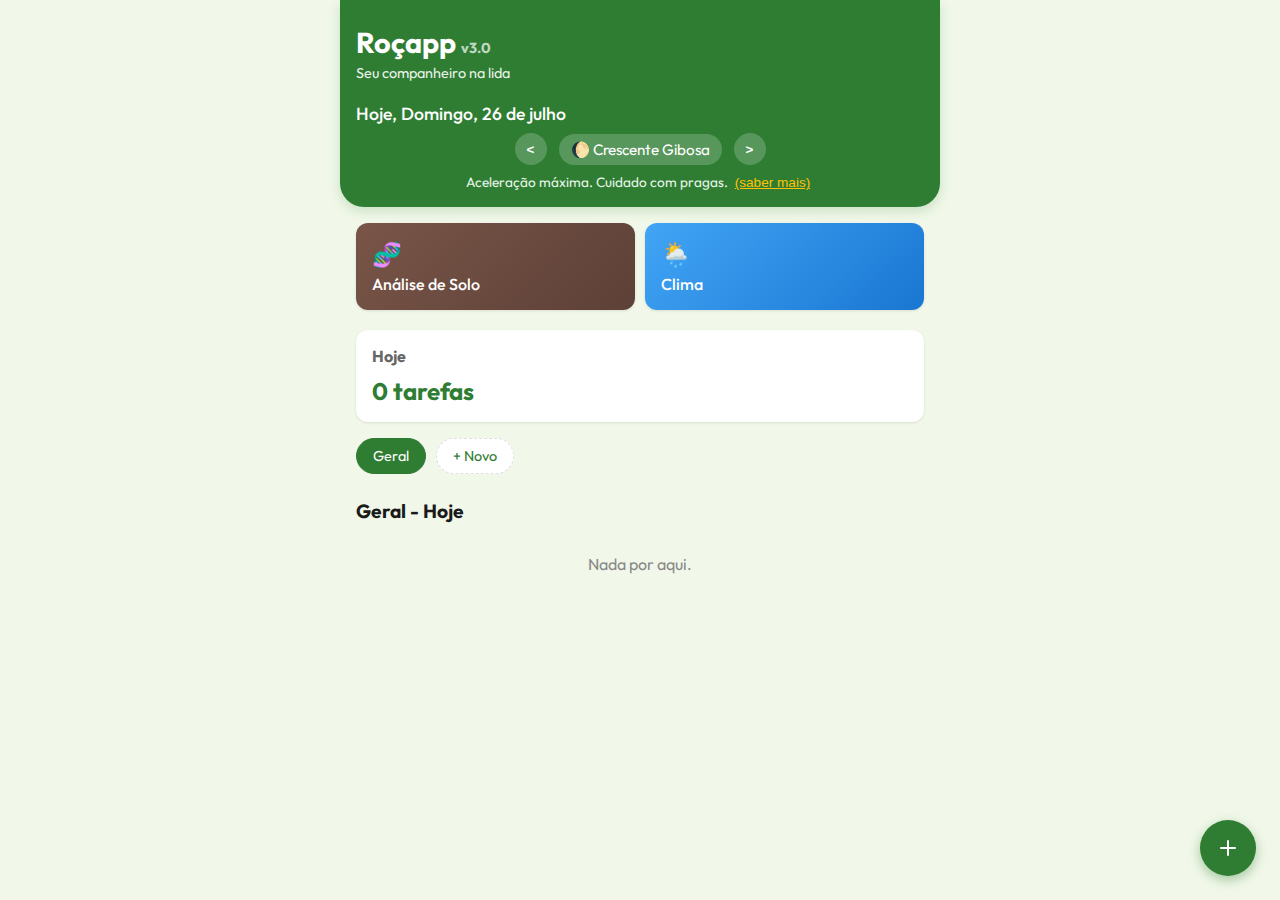
<file: index.html>
<!DOCTYPE html>
<html lang="pt-BR">

<head>
    <meta charset="UTF-8">
    <meta name="viewport" content="width=device-width, initial-scale=1.0, maximum-scale=1.0, user-scalable=no">
    <meta name="theme-color" content="#2E7D32">
    <title>Roçapp</title>
    <link rel="manifest" href="manifest.json">
    <link rel="icon" type="image/svg+xml" href="icons/icon-512.svg">
    <link rel="stylesheet" href="style.css">
    <link href="https://fonts.googleapis.com/css2?family=Outfit:wght@300;400;500;700&display=swap" rel="stylesheet">
    <script>
        window.onerror = function (msg, url, line) {
            alert('ERRO: ' + msg + '\nLinha: ' + line);
        };
    </script>
</head>

<body>
    <div class="app-container">
        <header class="main-header">
            <div class="logo-area">
                <h1>Roçapp <small style="font-size:0.5em; opacity:0.7;">v3.0</small></h1>
                <p>Seu companheiro na lida</p>
            </div>
            <div class="header-info">
                <div class="date-display" id="dateDisplay"></div>
                <div class="moon-nav">
                    <button class="nav-arrow" id="prevMoonBtn">&lt;</button>
                    <div class="moon-phase" id="moonPhaseDisplay"></div>
                    <button class="nav-arrow" id="nextMoonBtn">&gt;</button>
                </div>
                <div class="moon-tip" id="moonTipDisplay">
                    <span id="moonTipText"></span>
                    <button id="learnMoreBtn" class="learn-more-link">(saber mais)</button>
                </div>
            </div>
        </header>

        <main>
            <section class="dashboard">
                <div id="analysisWarning" class="warning-banner" style="display: none;">
                    ⚠️ <strong>Atenção:</strong> Você ainda não tem uma Análise de Solo salva.
                    <br><small>Os guias de cultivo usarão valores genéricos. Faça uma análise para precisão
                        máxima!</small>
                </div>

                <!-- Quick Actions Grid -->
                <div class="quick-actions-grid"
                    style="display: grid; grid-template-columns: 1fr 1fr; gap: 10px; margin-bottom: 20px;">
                    <div class="card action-card" id="btnSoilAnalysis"
                        style="background: linear-gradient(135deg, #795548 0%, #5D4037 100%); color: white; border:none; cursor: pointer;">
                        <span style="font-size: 1.5rem; display:block; margin-bottom: 5px;">🧬</span>
                        <span style="font-weight: 500;">Análise de Solo</span>
                    </div>
                    <div class="card action-card" id="btnWeather"
                        style="background: linear-gradient(135deg, #42A5F5 0%, #1976D2 100%); color: white; border:none; cursor: pointer;">
                        <span style="font-size: 1.5rem; display:block; margin-bottom: 5px;">🌦️</span>
                        <span style="font-weight: 500;" id="weatherBtnText">Clima</span>
                    </div>
                </div>

                <div class="card summary-card">
                    <h3>Hoje</h3>
                    <div class="progress-ring">
                        <span id="taskCount">0 tarefas</span>
                    </div>
                </div>
            </section>

            <!-- Project Tabs (Horizontal Scroll) -->
            <div class="tabs-container">
                <div class="pills-scroller" id="projectTabs">
                    <!-- Injected via JS -->
                </div>
            </div>

            <section id="tasksView" class="view-section active">
                <div class="section-header">
                    <h2 id="sectionTitle">Tarefas de Hoje</h2>
                </div>

                <div id="todoList" class="task-list">
                    <!-- Tasks will be injected here -->
                </div>
            </section>
        </main>

        <button id="addBtn" class="fab" aria-label="Adicionar">
            <svg xmlns="http://www.w3.org/2000/svg" width="24" height="24" viewBox="0 0 24 24" fill="none"
                stroke="currentColor" stroke-width="2" stroke-linecap="round" stroke-linejoin="round">
                <line x1="12" y1="5" x2="12" y2="19"></line>
                <line x1="5" y1="12" x2="19" y2="12"></line>
            </svg>
        </button>

        <!-- Modal for adding task -->
        <div id="taskModal" class="modal">
            <div class="modal-content">
                <div class="modal-header">
                    <h2>Nova Tarefa</h2>
                    <button id="closeModal" class="close-btn">&times;</button>
                </div>
                <form id="taskForm">
                    <div class="form-group">
                        <label for="taskTitle">O que precisa ser feito?</label>
                        <input type="text" id="taskTitle" placeholder="Ex: Consertar a cerca" required>
                    </div>
                    <div class="form-group">
                        <label for="taskDesc">Detalhes (opcional)</label>
                        <textarea id="taskDesc" rows="3"></textarea>
                    </div>
                    <div class="form-row">
                        <div class="form-group">
                            <label for="taskFreq">Repetição</label>
                            <select id="taskFreq">
                                <option value="daily">Todo dia</option>
                                <option value="weekly">Toda semana</option>
                                <option value="monthly">Todo mês</option>
                                <option value="quarterly">A cada 3 meses</option>
                            </select>
                        </div>
                        <div class="form-group">
                            <label for="taskPriority">Importância</label>
                            <select id="taskPriority">
                                <option value="normal">Normal</option>
                                <option value="alta">Alta</option>
                            </select>
                        </div>
                    </div>

                    <div class="form-group hidden" id="weekDaysGroup">
                        <label>Dias da Semana</label>
                        <div class="week-days-selector">
                            <input type="checkbox" id="wd0" value="0"><label for="wd0">D</label>
                            <input type="checkbox" id="wd1" value="1"><label for="wd1">S</label>
                            <input type="checkbox" id="wd2" value="2"><label for="wd2">T</label>
                            <input type="checkbox" id="wd3" value="3"><label for="wd3">Q</label>
                            <input type="checkbox" id="wd4" value="4"><label for="wd4">Q</label>
                            <input type="checkbox" id="wd5" value="5"><label for="wd5">S</label>
                            <input type="checkbox" id="wd6" value="6"><label for="wd6">S</label>
                        </div>
                    </div>
                    <div class="form-group">
                        <label for="taskProject">Projeto</label>
                        <select id="taskProject" required>
                            <!-- Populated dynamically -->
                        </select>
                    </div>
                    <button type="submit" class="btn-primary">Salvar</button>
                </form>
            </div>
        </div>

        <!-- Modal for adding Project -->
        <div id="projectModal" class="modal">
            <div class="modal-content">
                <div class="modal-header">
                    <h2>Novo Projeto</h2>
                    <button id="closeProjectModal" class="close-btn">&times;</button>
                </div>
                <form id="projectForm">
                    <!-- Name input removed, name is auto-generated -->
                    <div class="form-row">
                        <div class="form-group" style="flex:2;">
                            <label for="projCulture">O que vamos produzir?</label>
                            <select id="projCulture" required>
                                <option value="" disabled selected>Selecione a Atividade...</option>

                                <optgroup label="🍃 Folhosas (Nitrogênio)">
                                    <option value="alface">Alface</option>
                                    <option value="couve">Couve</option>
                                    <option value="rucula">Rúcula</option>
                                    <option value="cheiro_verde">Cheiro-Verde</option>
                                </optgroup>

                                <optgroup label="🌿 Ervas e Temperos">
                                    <option value="manjericao">Manjericão</option>
                                    <option value="alecrim">Alecrim</option>
                                    <option value="hortela">Hortelã</option>
                                </optgroup>

                                <optgroup label="🍅 Frutos e Legumes">
                                    <option value="tomate">Tomate</option>
                                    <option value="pimentao">Pimentão</option>
                                    <option value="pepino">Pepino</option>
                                    <option value="quiabo">Quiabo</option>
                                    <option value="abobora">Abóbora</option>
                                    <option value="morango">Morango</option>
                                    <option value="melancia">Melancia</option>
                                </optgroup>

                                <optgroup label="🥕 Raízes e Tubérculos">
                                    <option value="cenoura">Cenoura</option>
                                    <option value="beterraba">Beterraba</option>
                                    <option value="mandioca">Mandioca</option>
                                    <option value="batata_doce">Batata Doce</option>
                                </optgroup>

                                <optgroup label="🌽 Grãos e Cereais">
                                    <option value="milho">Milho</option>
                                </optgroup>

                                <optgroup label="🫘 Leguminosas">
                                    <option value="feijao">Feijão</option>
                                    <option value="vagem">Vagem</option>
                                </optgroup>

                                <optgroup label="🌳 Fruticultura (Perenes)">
                                    <option value="pomar">Pomar Misto (Citros/Outras)</option>
                                    <option value="banana">Banana</option>
                                    <option value="coqueiro">Coqueiro</option>
                                    <option value="maracuja">Maracujá</option>
                                    <option value="abacaxi">Abacaxi</option>
                                    <option value="cafe">Café</option>
                                    <option value="cana">Cana-de-Açúcar</option>
                                </optgroup>

                                <optgroup label="🐔 Aves">
                                    <option value="galinhas_poedeiras">Galinhas Poedeiras</option>
                                    <option value="frangos_corte">Frangos de Corte</option>
                                    <option value="codornas">Codornas</option>
                                    <option value="patos">Patos/Marrecos</option>
                                </optgroup>

                                <optgroup label="🐂 Pecuária / Criações">
                                    <option value="gado_leite">Gado de Leite</option>
                                    <option value="gado_corte">Gado de Corte</option>
                                    <option value="suinos">Suínos (Porcos)</option>
                                    <option value="ovinos">Ovinos (Carneiros/Ovelhas)</option>
                                    <option value="caprinos">Caprinos (Cabras)</option>
                                </optgroup>

                                <optgroup label="🐟 Outras Criações">
                                    <option value="tilapias">Piscicultura (Tilápias)</option>
                                    <option value="abelhas">Apicultura (Abelhas)</option>
                                </optgroup>
                            </select>
                        </div>
                        <div class="form-group" style="flex:1;">
                            <label for="projStartDate">Data de Início do Manejo do Solo</label>
                            <input type="date" id="projStartDate" required>

                        </div>
                    </div>
                    <!-- Emoji Selection Removed (Auto) -->
                    <button type="submit" class="btn-primary" style="margin-top:20px;">Criar Projeto</button>
                </form>
            </div>
        </div>

        <!-- Modal for Moon Details -->
        <div id="moonModal" class="modal">
            <div class="modal-content">
                <div class="modal-header">
                    <h2 id="moonModalTitle">Fase da Lua</h2>
                    <button id="closeMoonModal" class="close-btn">&times;</button>
                </div>
                <div id="moonModalContent" class="moon-details-content">
                    <!-- Dynamic content -->
                </div>
            </div>
        </div>

        <!-- Modal for Guides (How-to) -->
        <div id="guideModal" class="modal">
            <div class="modal-content">
                <div class="modal-header">
                    <h2 id="guideModalTitle">Como Fazer</h2>
                    <button id="closeGuideModal" class="close-btn">&times;</button>
                </div>
                <div id="guideModalContent" class="moon-details-content">
                    <!-- Guide text -->
                </div>
            </div>
        </div>

        <!-- Soil Analysis Input Modal -->
        <div id="soilModal" class="modal">
            <div class="modal-content">
                <div class="modal-header">
                    <h2>Análise de Solo (IA)</h2>
                    <button id="closeSoilModal" class="close-btn">&times;</button>
                </div>
                <p style="font-size: 0.9rem; color: #666; margin-bottom: 15px;">Insira os dados da sua análise de
                    laboratório e nossa Inteligência (simulada) dará recomendações.</p>
                <form id="soilForm">
                    <div class="form-group">
                        <label for="soilPh">pH (H₂O)</label>
                        <input type="number" step="0.1" id="soilPh" placeholder="Ex: 5.5" required>
                    </div>
                    <div class="form-row">
                        <div class="form-group">
                            <label for="soilV">Sat. Bases (V%)</label>
                            <input type="number" id="soilV" placeholder="Ex: 40">
                        </div>
                        <div class="form-group">
                            <label for="soilCTC">CTC (T)</label>
                            <input type="number" step="0.1" id="soilCTC" placeholder="cmolc/dm³">
                        </div>
                    </div>
                    <div class="form-row">
                        <div class="form-group">
                            <label for="soilP">Fósforo (mg/dm³)</label>
                            <input type="number" step="0.1" id="soilP" placeholder="Ex: 8">
                        </div>
                        <div class="form-group">
                            <label for="soilK">Potássio (cmolc)</label>
                            <input type="number" step="0.01" id="soilK" placeholder="Ex: 0.2">
                        </div>
                    </div>
                    <div class="form-group">
                        <label for="soilClay">Argila (%)</label>
                        <input type="number" id="soilClay" placeholder="Ex: 20">
                    </div>
                    <div class="form-group">
                        <label for="soilCulture">Cultura Desejada</label>
                        <select id="soilCulture">
                            <option value="milho">Milho</option>
                            <option value="feijao">Feijão</option>
                            <option value="hortalicas">Hortaliças (Geral)</option>
                            <option value="cafe">Café</option>
                            <option value="pastagem">Pastagem</option>
                        </select>
                    </div>
                    <button type="submit" class="btn-primary" id="btnAnalyze">
                        <span id="analyzeBtnText">✨ Analisar com IA</span>
                    </button>
                </form>
            </div>
        </div>

        <!-- Soil Result Modal -->
        <div id="soilResultModal" class="modal">
            <div class="modal-content">
                <div class="modal-header">
                    <h2 style="color: #2E7D32;">🌱 Diagnóstico</h2>
                    <button id="closeSoilResultModal" class="close-btn">&times;</button>
                </div>
                <div id="soilResultContent" class="moon-details-content">
                    <!-- Dynamic Result -->
                </div>
                <button class="btn-primary" style="margin-top:20px; background:#444;"
                    onclick="document.getElementById('soilResultModal').classList.remove('visible')">Fechar</button>
            </div>
        </div>

        <!-- Weather Modal -->
        <div id="weatherModal" class="modal">
            <div class="modal-content" style="max-width: 500px;">
                <div class="modal-header">
                    <h2>🌦️ Previsão do Tempo</h2>
                    <button id="closeWeatherModal" class="close-btn">&times;</button>
                </div>
                <div id="weatherModalContent" style="padding: 20px;">
                    <div style="text-align: center; margin-bottom: 20px;">
                        <div id="weatherModalTemp" style="font-size: 3rem; font-weight: bold; color: #1976D2;">--°C
                        </div>
                        <div id="weatherModalDesc" style="font-size: 1.2rem; color: #666; margin: 10px 0;">Carregando...
                        </div>
                        <div id="weatherModalLocation" style="font-size: 0.9rem; color: #999;">--</div>
                    </div>

                    <div style="display: grid; grid-template-columns: 1fr 1fr; gap: 15px; margin-top: 20px;">
                        <div class="weather-info-card">
                            <div style="font-size: 0.8rem; color: #999;">💧 Umidade</div>
                            <div id="weatherHumidity" style="font-size: 1.5rem; font-weight: bold;">--%</div>
                        </div>
                        <div class="weather-info-card">
                            <div style="font-size: 0.8rem; color: #999;">🌡️ Sensação</div>
                            <div id="weatherFeelsLike" style="font-size: 1.5rem; font-weight: bold;">--°C</div>
                        </div>
                        <div class="weather-info-card">
                            <div style="font-size: 0.8rem; color: #999;">💨 Vento</div>
                            <div id="weatherWind" style="font-size: 1.5rem; font-weight: bold;">-- km/h</div>
                        </div>
                        <div class="weather-info-card">
                            <div style="font-size: 0.8rem; color: #999;">🔽 Pressão</div>
                            <div id="weatherPressure" style="font-size: 1.5rem; font-weight: bold;">-- hPa</div>
                        </div>
                        <div class="weather-info-card">
                            <div style="font-size: 0.8rem; color: #999;">👁️ Visibilidade</div>
                            <div id="weatherVisibility" style="font-size: 1.5rem; font-weight: bold;">-- km</div>
                        </div>
                        <div class="weather-info-card">
                            <div style="font-size: 0.8rem; color: #999;">☁️ Nuvens</div>
                            <div id="weatherClouds" style="font-size: 1.5rem; font-weight: bold;">--%</div>
                        </div>
                        <div class="weather-info-card"
                            style="grid-column: 1 / -1; background: linear-gradient(135deg, #42A5F5 0%, #1976D2 100%); color: white;">
                            <div style="font-size: 0.8rem; opacity: 0.9;">🌧️ Chuva Agora</div>
                            <div id="weatherRainNow" style="font-size: 1.5rem; font-weight: bold;">-- mm/h</div>
                        </div>
                    </div>

                    <!-- Hourly Rainfall Forecast -->
                    <div style="margin-top: 25px; padding: 15px; background: #f5f5f5; border-radius: 8px;">
                        <h3 style="margin: 0 0 15px 0; font-size: 1rem; color: #1976D2;">📊 Previsão Pluviométrica
                            (Próximas 24h)</h3>
                        <div id="rainfallChart">
                            <!-- Rendered by JS -->
                        </div>
                    </div>

                    <div style="margin-top: 20px; padding: 15px; background: #f5f5f5; border-radius: 8px;">
                        <div style="font-size: 0.8rem; color: #999; margin-bottom: 5px;">🌅 Nascer do Sol</div>
                        <div id="weatherSunrise" style="font-weight: bold;">--:--</div>
                        <div style="font-size: 0.8rem; color: #999; margin: 10px 0 5px;">🌇 Pôr do Sol</div>
                        <div id="weatherSunset" style="font-weight: bold;">--:--</div>
                    </div>
                </div>
            </div>
        </div>

    </div>
    <script src="app.v3.js?v=3.1"></script>
    <script>
        // Force Unregister to be safe
        if ('serviceWorker' in navigator) {
            navigator.serviceWorker.getRegistrations().then(function (registrations) {
                for (let registration of registrations) {
                    registration.unregister();
                }
            });
        }
    </script>
</body>

</html>
</file>
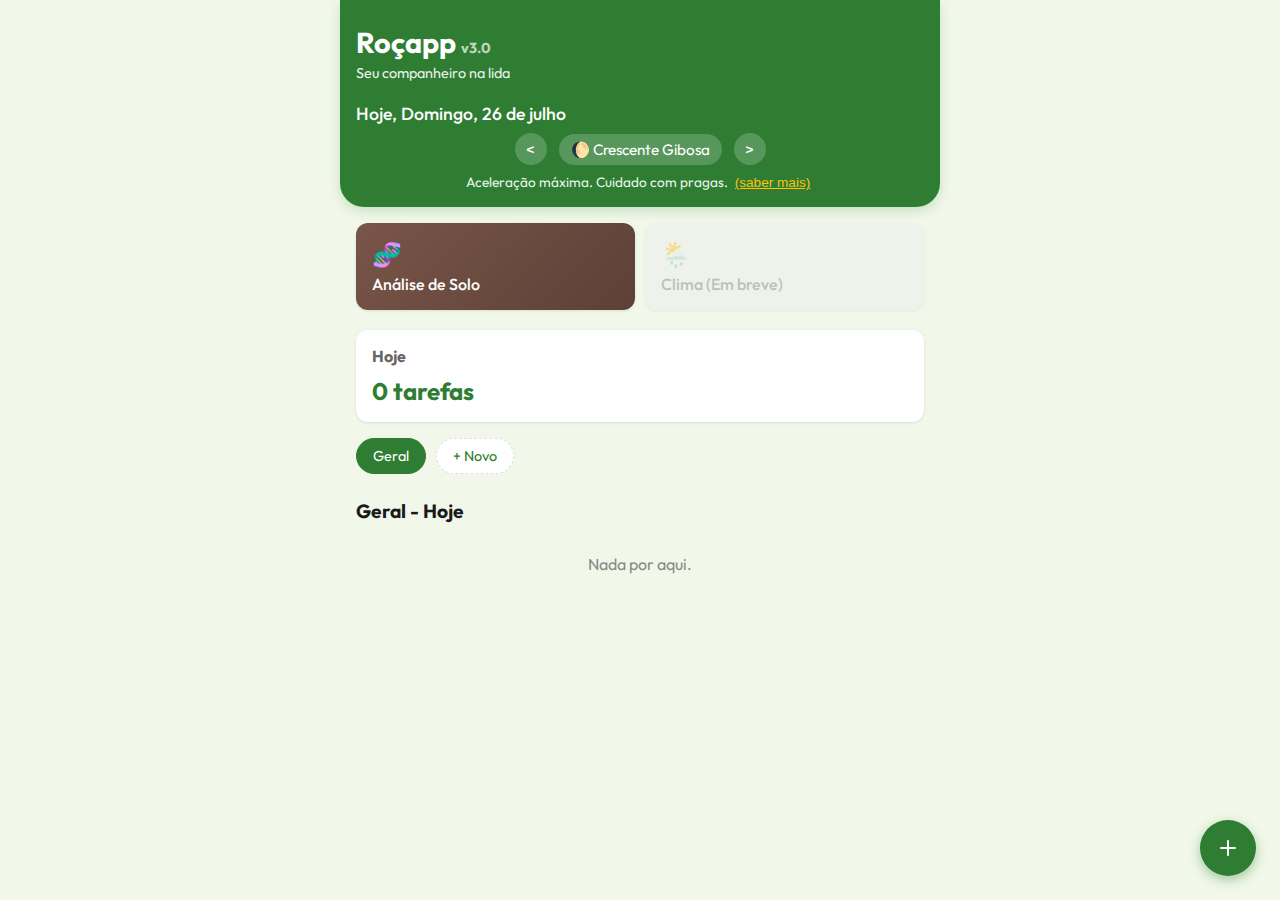
<file: Roçapp/index.html>
<!DOCTYPE html>
<html lang="pt-BR">

<head>
    <meta charset="UTF-8">
    <meta name="viewport" content="width=device-width, initial-scale=1.0, maximum-scale=1.0, user-scalable=no">
    <meta name="theme-color" content="#2E7D32">
    <title>Roçapp</title>
    <link rel="manifest" href="manifest.json">
    <link rel="icon" type="image/svg+xml" href="icons/icon-512.svg">
    <link rel="stylesheet" href="style.css">
    <link href="https://fonts.googleapis.com/css2?family=Outfit:wght@300;400;500;700&display=swap" rel="stylesheet">
    <script>
        window.onerror = function (msg, url, line) {
            alert('ERRO: ' + msg + '\nLinha: ' + line);
        };
    </script>
</head>

<body>
    <div class="app-container">
        <header class="main-header">
            <div class="logo-area">
                <h1>Roçapp <small style="font-size:0.5em; opacity:0.7;">v3.0</small></h1>
                <p>Seu companheiro na lida</p>
            </div>
            <div class="header-info">
                <div class="date-display" id="dateDisplay"></div>
                <div class="moon-nav">
                    <button class="nav-arrow" id="prevMoonBtn">&lt;</button>
                    <div class="moon-phase" id="moonPhaseDisplay"></div>
                    <button class="nav-arrow" id="nextMoonBtn">&gt;</button>
                </div>
                <div class="moon-tip" id="moonTipDisplay">
                    <span id="moonTipText"></span>
                    <button id="learnMoreBtn" class="learn-more-link">(saber mais)</button>
                </div>
            </div>
        </header>

        <main>
            <section class="dashboard">
                <div id="analysisWarning" class="warning-banner" style="display: none;">
                    ⚠️ <strong>Atenção:</strong> Você ainda não tem uma Análise de Solo salva.
                    <br><small>Os guias de cultivo usarão valores genéricos. Faça uma análise para precisão
                        máxima!</small>
                </div>

                <!-- Quick Actions Grid -->
                <div class="quick-actions-grid"
                    style="display: grid; grid-template-columns: 1fr 1fr; gap: 10px; margin-bottom: 20px;">
                    <div class="card action-card" id="btnSoilAnalysis"
                        style="background: linear-gradient(135deg, #795548 0%, #5D4037 100%); color: white; border:none; cursor: pointer;">
                        <span style="font-size: 1.5rem; display:block; margin-bottom: 5px;">🧬</span>
                        <span style="font-weight: 500;">Análise de Solo</span>
                    </div>
                    <div class="card action-card" style="opacity: 0.5; background: #eee; color: #888;">
                        <span style="font-size: 1.5rem; display:block; margin-bottom: 5px;">🌦️</span>
                        <span style="font-weight: 500;">Clima (Em breve)</span>
                    </div>
                </div>

                <div class="card summary-card">
                    <h3>Hoje</h3>
                    <div class="progress-ring">
                        <span id="taskCount">0 tarefas</span>
                    </div>
                </div>
            </section>

            <!-- Project Tabs (Horizontal Scroll) -->
            <div class="tabs-container">
                <div class="pills-scroller" id="projectTabs">
                    <!-- Injected via JS -->
                </div>
            </div>

            <section id="tasksView" class="view-section active">
                <div class="section-header">
                    <h2 id="sectionTitle">Tarefas de Hoje</h2>
                </div>

                <div id="todoList" class="task-list">
                    <!-- Tasks will be injected here -->
                </div>
            </section>
        </main>

        <button id="addBtn" class="fab" aria-label="Adicionar">
            <svg xmlns="http://www.w3.org/2000/svg" width="24" height="24" viewBox="0 0 24 24" fill="none"
                stroke="currentColor" stroke-width="2" stroke-linecap="round" stroke-linejoin="round">
                <line x1="12" y1="5" x2="12" y2="19"></line>
                <line x1="5" y1="12" x2="19" y2="12"></line>
            </svg>
        </button>

        <!-- Modal for adding task -->
        <div id="taskModal" class="modal">
            <div class="modal-content">
                <div class="modal-header">
                    <h2>Nova Tarefa</h2>
                    <button id="closeModal" class="close-btn">&times;</button>
                </div>
                <form id="taskForm">
                    <div class="form-group">
                        <label for="taskTitle">O que precisa ser feito?</label>
                        <input type="text" id="taskTitle" placeholder="Ex: Consertar a cerca" required>
                    </div>
                    <div class="form-group">
                        <label for="taskDesc">Detalhes (opcional)</label>
                        <textarea id="taskDesc" rows="3"></textarea>
                    </div>
                    <div class="form-row">
                        <div class="form-group">
                            <label for="taskFreq">Repetição</label>
                            <select id="taskFreq">
                                <option value="daily">Todo dia</option>
                                <option value="weekly">Toda semana</option>
                                <option value="monthly">Todo mês</option>
                                <option value="quarterly">A cada 3 meses</option>
                            </select>
                        </div>
                        <div class="form-group">
                            <label for="taskPriority">Importância</label>
                            <select id="taskPriority">
                                <option value="normal">Normal</option>
                                <option value="alta">Alta</option>
                            </select>
                        </div>
                    </div>

                    <div class="form-group hidden" id="weekDaysGroup">
                        <label>Dias da Semana</label>
                        <div class="week-days-selector">
                            <input type="checkbox" id="wd0" value="0"><label for="wd0">D</label>
                            <input type="checkbox" id="wd1" value="1"><label for="wd1">S</label>
                            <input type="checkbox" id="wd2" value="2"><label for="wd2">T</label>
                            <input type="checkbox" id="wd3" value="3"><label for="wd3">Q</label>
                            <input type="checkbox" id="wd4" value="4"><label for="wd4">Q</label>
                            <input type="checkbox" id="wd5" value="5"><label for="wd5">S</label>
                            <input type="checkbox" id="wd6" value="6"><label for="wd6">S</label>
                        </div>
                    </div>
                    <div class="form-group">
                        <label for="taskProject">Projeto</label>
                        <select id="taskProject" required>
                            <!-- Populated dynamically -->
                        </select>
                    </div>
                    <button type="submit" class="btn-primary">Salvar</button>
                </form>
            </div>
        </div>

        <!-- Modal for adding Project -->
        <div id="projectModal" class="modal">
            <div class="modal-content">
                <div class="modal-header">
                    <h2>Novo Projeto</h2>
                    <button id="closeProjectModal" class="close-btn">&times;</button>
                </div>
                <form id="projectForm">
                    <!-- Name input removed, name is auto-generated -->
                    <div class="form-row">
                        <div class="form-group" style="flex:2;">
                            <label for="projCulture">O que vamos produzir?</label>
                            <select id="projCulture" required>
                                <option value="" disabled selected>Selecione a Atividade...</option>

                                <optgroup label="🍃 Folhosas (Nitrogênio)">
                                    <option value="alface">Alface</option>
                                    <option value="couve">Couve</option>
                                    <option value="rucula">Rúcula</option>
                                    <option value="cheiro_verde">Cheiro-Verde</option>
                                </optgroup>

                                <optgroup label="🌿 Ervas e Temperos">
                                    <option value="manjericao">Manjericão</option>
                                    <option value="alecrim">Alecrim</option>
                                    <option value="hortela">Hortelã</option>
                                </optgroup>

                                <optgroup label="🍅 Frutos e Legumes">
                                    <option value="tomate">Tomate</option>
                                    <option value="pimentao">Pimentão</option>
                                    <option value="pepino">Pepino</option>
                                    <option value="quiabo">Quiabo</option>
                                    <option value="abobora">Abóbora</option>
                                    <option value="morango">Morango</option>
                                    <option value="melancia">Melancia</option>
                                </optgroup>

                                <optgroup label="🥕 Raízes e Tubérculos">
                                    <option value="cenoura">Cenoura</option>
                                    <option value="beterraba">Beterraba</option>
                                    <option value="mandioca">Mandioca</option>
                                    <option value="batata_doce">Batata Doce</option>
                                </optgroup>

                                <optgroup label="🌽 Grãos e Cereais">
                                    <option value="milho">Milho</option>
                                </optgroup>

                                <optgroup label="🫘 Leguminosas">
                                    <option value="feijao">Feijão</option>
                                    <option value="vagem">Vagem</option>
                                </optgroup>

                                <optgroup label="🌳 Fruticultura (Perenes)">
                                    <option value="pomar">Pomar Misto (Citros/Outras)</option>
                                    <option value="banana">Banana</option>
                                    <option value="maracuja">Maracujá</option>
                                    <option value="abacaxi">Abacaxi</option>
                                    <option value="cafe">Café</option>
                                    <option value="cana">Cana-de-Açúcar</option>
                                </optgroup>

                                <optgroup label="🐔 Aves">
                                    <option value="galinhas_poedeiras">Galinhas Poedeiras</option>
                                    <option value="frangos_corte">Frangos de Corte</option>
                                    <option value="codornas">Codornas</option>
                                    <option value="patos">Patos/Marrecos</option>
                                </optgroup>

                                <optgroup label="🐂 Pecuária / Criações">
                                    <option value="gado_leite">Gado de Leite</option>
                                    <option value="gado_corte">Gado de Corte</option>
                                    <option value="suinos">Suínos (Porcos)</option>
                                    <option value="ovinos">Ovinos (Carneiros/Ovelhas)</option>
                                    <option value="caprinos">Caprinos (Cabras)</option>
                                </optgroup>

                                <optgroup label="🐟 Outras Criações">
                                    <option value="tilapias">Piscicultura (Tilápias)</option>
                                    <option value="abelhas">Apicultura (Abelhas)</option>
                                </optgroup>
                            </select>
                        </div>
                        <div class="form-group" style="flex:1;">
                            <label for="projStartDate">Início</label>
                            <input type="date" id="projStartDate">
                        </div>
                    </div>
                    <!-- Emoji Selection Removed (Auto) -->
                    <button type="submit" class="btn-primary" style="margin-top:20px;">Criar Projeto</button>
                </form>
            </div>
        </div>

        <!-- Modal for Moon Details -->
        <div id="moonModal" class="modal">
            <div class="modal-content">
                <div class="modal-header">
                    <h2 id="moonModalTitle">Fase da Lua</h2>
                    <button id="closeMoonModal" class="close-btn">&times;</button>
                </div>
                <div id="moonModalContent" class="moon-details-content">
                    <!-- Dynamic content -->
                </div>
            </div>
        </div>

        <!-- Modal for Guides (How-to) -->
        <div id="guideModal" class="modal">
            <div class="modal-content">
                <div class="modal-header">
                    <h2 id="guideModalTitle">Como Fazer</h2>
                    <button id="closeGuideModal" class="close-btn">&times;</button>
                </div>
                <div id="guideModalContent" class="moon-details-content">
                    <!-- Guide text -->
                </div>
            </div>
        </div>

        <!-- Soil Analysis Input Modal -->
        <div id="soilModal" class="modal">
            <div class="modal-content">
                <div class="modal-header">
                    <h2>Análise de Solo (IA)</h2>
                    <button id="closeSoilModal" class="close-btn">&times;</button>
                </div>
                <p style="font-size: 0.9rem; color: #666; margin-bottom: 15px;">Insira os dados da sua análise de
                    laboratório e nossa Inteligência (simulada) dará recomendações.</p>
                <form id="soilForm">
                    <div class="form-group">
                        <label for="soilPh">pH (H₂O)</label>
                        <input type="number" step="0.1" id="soilPh" placeholder="Ex: 5.5" required>
                    </div>
                    <div class="form-row">
                        <div class="form-group">
                            <label for="soilV">Sat. Bases (V%)</label>
                            <input type="number" id="soilV" placeholder="Ex: 40">
                        </div>
                        <div class="form-group">
                            <label for="soilCTC">CTC (T)</label>
                            <input type="number" step="0.1" id="soilCTC" placeholder="cmolc/dm³">
                        </div>
                    </div>
                    <div class="form-row">
                        <div class="form-group">
                            <label for="soilP">Fósforo (mg/dm³)</label>
                            <input type="number" step="0.1" id="soilP" placeholder="Ex: 8">
                        </div>
                        <div class="form-group">
                            <label for="soilK">Potássio (cmolc)</label>
                            <input type="number" step="0.01" id="soilK" placeholder="Ex: 0.2">
                        </div>
                    </div>
                    <div class="form-group">
                        <label for="soilClay">Argila (%)</label>
                        <input type="number" id="soilClay" placeholder="Ex: 20">
                    </div>
                    <div class="form-group">
                        <label for="soilCulture">Cultura Desejada</label>
                        <select id="soilCulture">
                            <option value="milho">Milho</option>
                            <option value="feijao">Feijão</option>
                            <option value="hortalicas">Hortaliças (Geral)</option>
                            <option value="cafe">Café</option>
                            <option value="pastagem">Pastagem</option>
                        </select>
                    </div>
                    <button type="submit" class="btn-primary" id="btnAnalyze">
                        <span id="analyzeBtnText">✨ Analisar com IA</span>
                    </button>
                </form>
            </div>
        </div>

        <!-- Soil Result Modal -->
        <div id="soilResultModal" class="modal">
            <div class="modal-content">
                <div class="modal-header">
                    <h2 style="color: #2E7D32;">🌱 Diagnóstico</h2>
                    <button id="closeSoilResultModal" class="close-btn">&times;</button>
                </div>
                <div id="soilResultContent" class="moon-details-content">
                    <!-- Dynamic Result -->
                </div>
                <button class="btn-primary" style="margin-top:20px; background:#444;"
                    onclick="document.getElementById('soilResultModal').classList.remove('visible')">Fechar</button>
            </div>
        </div>

    </div>
    <script src="app.v3.js?v=3.1"></script>
    <script>
        // Force Unregister to be safe
        if ('serviceWorker' in navigator) {
            navigator.serviceWorker.getRegistrations().then(function (registrations) {
                for (let registration of registrations) {
                    registration.unregister();
                }
            });
        }
    </script>
</body>

</html>
</file>
<file: style.css>
:root {
    --primary-color: #2E7D32;
    --primary-dark: #1B5E20;
    --primary-light: #E8F5E9;
    --secondary-color: #FFC107;
    --danger-color: #f44336;
    --text-primary: #1a1a1a;
    --text-secondary: #666666;
    --bg-color: #F1F8E9;
    /* Updated */
    --surface-color: #ffffff;
    --border-color: #e0e0e0;

    --spacing-xs: 4px;
    --spacing-sm: 8px;
    --spacing-md: 16px;
    --spacing-lg: 24px;

    --radius-sm: 8px;
    --radius-md: 12px;
    --radius-lg: 20px;

    --shadow-sm: 0 1px 3px rgba(0, 0, 0, 0.1);
    --shadow-md: 0 4px 6px rgba(0, 0, 0, 0.1);
}

* {
    box-sizing: border-box;
}

body {
    font-family: 'Outfit', sans-serif;
    margin: 0;
    padding: 0;
    background-color: var(--bg-color);
    color: var(--text-primary);
    -webkit-font-smoothing: antialiased;
}

.app-container {
    max-width: 600px;
    margin: 0 auto;
    min-height: 100vh;
    background: var(--bg-color);
    position: relative;
    padding-bottom: 80px;
    /* Space for FAB */
}

/* Header */
.main-header {
    background-color: var(--primary-color);
    color: white;
    padding: var(--spacing-lg) var(--spacing-md) var(--spacing-md);
    border-bottom-left-radius: 24px;
    border-bottom-right-radius: 24px;
    box-shadow: 0 4px 12px rgba(46, 125, 50, 0.2);
}

.logo-area h1 {
    margin: 0;
    font-size: 1.8rem;
    font-weight: 700;
}

.logo-area p {
    margin: 4px 0 0;
    opacity: 0.9;
    font-size: 0.9rem;
}

.header-info {
    margin-top: 20px;
    /* text-align: center; / / Removed center to fit nav */
}

.date-display {
    font-size: 1.1rem;
    font-weight: 500;
}

/* Moon Nav */
.moon-nav {
    display: flex;
    align-items: center;
    justify-content: center;
    gap: 12px;
    margin-top: 8px;
}

.nav-arrow {
    background: rgba(255, 255, 255, 0.2);
    border: none;
    color: white;
    width: 32px;
    height: 32px;
    border-radius: 50%;
    cursor: pointer;
    font-weight: bold;
}

.moon-phase {
    font-size: 0.95rem;
    background: rgba(255, 255, 255, 0.2);
    padding: 6px 12px;
    border-radius: 20px;
    display: flex;
    align-items: center;
    gap: 6px;
}

.moon-tip {
    margin-top: 8px;
    font-size: 0.85rem;
    color: var(--primary-light);
    text-align: center;
}

.learn-more-link {
    background: none;
    border: none;
    color: var(--secondary-color);
    text-decoration: underline;
    cursor: pointer;
    font-size: 0.85rem;
    padding: 0 4px;
}

/* Dashboard Cards */
.dashboard {
    padding: var(--spacing-md);
}

.card {
    background: var(--surface-color);
    padding: var(--spacing-md);
    border-radius: var(--radius-md);
    box-shadow: var(--shadow-sm);
}

.summary-card h3 {
    margin: 0 0 10px 0;
    font-size: 1rem;
    color: var(--text-secondary);
}

.progress-ring {
    font-size: 1.5rem;
    font-weight: 700;
    color: var(--primary-color);
}

/* Project Tabs */
.tabs-container {
    padding: 0 var(--spacing-md);
    margin-bottom: 20px;
}

.pills-scroller {
    display: flex;
    gap: 10px;
    overflow-x: auto;
    padding-bottom: 5px;
    scrollbar-width: none;
    /* Hide scrollbar */
}

.pills-scroller::-webkit-scrollbar {
    display: none;
}

.pill-btn {
    background: var(--surface-color);
    border: 1px solid var(--border-color);
    padding: 8px 16px;
    border-radius: 20px;
    white-space: nowrap;
    cursor: pointer;
    font-family: inherit;
    font-size: 0.9rem;
    color: var(--text-secondary);
    transition: all 0.2s;
}

.pill-btn.active {
    background: var(--primary-color);
    color: white;
    border-color: var(--primary-color);
}

.add-project-btn {
    border-style: dashed;
    color: var(--primary-color);
}

/* Task List */
.view-section {
    padding: 0 var(--spacing-md);
    padding-bottom: 80px;
}

.view-section.hidden {
    display: none;
}

.section-header h2 {
    font-size: 1.2rem;
    margin: 0 0 15px 0;
    display: flex;
    align-items: center;
    gap: 8px;
}

.task-list {
    display: flex;
    flex-direction: column;
    gap: 12px;
}

.task-item {
    background: var(--surface-color);
    padding: var(--spacing-md);
    border-radius: var(--radius-md);
    box-shadow: var(--shadow-sm);
    display: flex;
    align-items: center;
    gap: var(--spacing-md);
    border-left: 4px solid transparent;
}

/* Frequency Colors */
.task-daily {
    border-left-color: #2196F3;
}

/* Blue */
.task-weekly {
    border-left-color: #4CAF50;
}

/* Green */
.task-monthly {
    border-left-color: #9C27B0;
}

/* Purple */
.task-quarterly {
    border-left-color: #FF5722;
}

/* Orange */

.task-check {
    width: 24px;
    height: 24px;
    border: 2px solid var(--primary-color);
    border-radius: 50%;
    display: flex;
    align-items: center;
    justify-content: center;
    flex-shrink: 0;
    cursor: pointer;
}

.task-check.checked {
    background: var(--primary-color);
}

.task-check.checked::after {
    content: '✓';
    color: white;
    font-size: 14px;
}

.task-content {
    flex: 1;
}

.task-title {
    font-weight: 500;
    font-size: 1rem;
}

.task-desc {
    font-size: 0.85rem;
    color: var(--text-secondary);
    margin-top: 2px;
}

.project-tag {
    background: var(--primary-light);
    color: var(--primary-dark);
    font-size: 0.75rem;
    padding: 2px 8px;
    border-radius: 10px;
}

.task-done {
    opacity: 0.6;
}

.task-done .task-title {
    text-decoration: line-through;
    opacity: 0.7;
}

/* Frequency Badges */
.task-item.task-daily {
    border-left: 4px solid #4CAF50;
}

.task-item.task-weekly {
    border-left: 4px solid #2196F3;
}

.task-item.task-monthly {
    border-left: 4px solid #9C27B0;
}

.task-item.task-quarterly {
    border-left: 4px solid #FF9800;
}

.task-item::after {
    content: '';
    position: absolute;
    top: 8px;
    right: 8px;
    font-size: 0.7rem;
    font-weight: 600;
    padding: 2px 6px;
    border-radius: 4px;
    opacity: 0.8;
}

.task-item.task-daily::after {
    content: 'Diária';
    background: #E8F5E9;
    color: #2E7D32;
}

.task-item.task-weekly::after {
    content: 'Semanal';
    background: #E3F2FD;
    color: #1565C0;
}

.task-item.task-monthly::after {
    content: 'Mensal';
    background: #F3E5F5;
    color: #7B1FA2;
}

.task-item.task-quarterly::after {
    content: 'Trimestral';
    background: #FFF3E0;
    color: #E65100;
}


/* FAB */
.fab {
    position: fixed;
    bottom: 24px;
    right: 24px;
    width: 56px;
    height: 56px;
    border-radius: 50%;
    background: var(--primary-color);
    color: white;
    border: none;
    box-shadow: 0 4px 12px rgba(46, 125, 50, 0.4);
    cursor: pointer;
    display: flex;
    align-items: center;
    justify-content: center;
    transition: transform 0.2s;
    z-index: 100;
}

.fab:active {
    transform: scale(0.95);
}

/* Modals */
.modal {
    position: fixed;
    top: 0;
    left: 0;
    width: 100%;
    height: 100%;
    background: rgba(0, 0, 0, 0.5);
    z-index: 1000;
    display: flex;
    align-items: flex-end;
    /* Bottom sheet on mobile */
    justify-content: center;
    visibility: hidden;
    opacity: 0;
    transition: all 0.3s;
}

.modal.visible {
    visibility: visible;
    opacity: 1;
}

.modal-content {
    background: white;
    width: 100%;
    max-width: 600px;
    border-top-left-radius: 20px;
    border-top-right-radius: 20px;
    padding: 24px;
    max-height: 90vh;
    overflow-y: auto;
    animation: slideUp 0.3s ease;
}

@keyframes slideUp {
    from {
        transform: translateY(100%);
    }

    to {
        transform: translateY(0);
    }
}

.modal-header {
    display: flex;
    justify-content: space-between;
    align-items: center;
    margin-bottom: 24px;
}

.modal-header h2 {
    margin: 0;
    font-size: 1.4rem;
}

.close-btn {
    background: none;
    border: none;
    font-size: 1.5rem;
    cursor: pointer;
}

/* Forms */
.form-group {
    margin-bottom: 20px;
}

.form-row {
    display: flex;
    gap: 15px;
}

.form-row .form-group {
    flex: 1;
}

label {
    display: block;
    margin-bottom: 8px;
    font-weight: 500;
    font-size: 0.9rem;
}

input,
select,
textarea {
    width: 100%;
    padding: 12px;
    border: 1px solid var(--border-color);
    border-radius: var(--radius-sm);
    font-family: inherit;
    font-size: 1rem;
}

textarea {
    resize: vertical;
}

.btn-primary {
    background: var(--primary-color);
    color: white;
    border: none;
    width: 100%;
    padding: 16px;
    border-radius: var(--radius-md);
    font-weight: 700;
    font-size: 1rem;
    cursor: pointer;
}

/* Emoji Grid */
.emoji-grid {
    display: grid;
    grid-template-columns: repeat(4, 1fr);
    gap: 10px;
}

.emoji-option {
    font-size: 1.5rem;
    text-align: center;
    padding: 10px;
    border: 1px solid var(--border-color);
    border-radius: var(--radius-sm);
    cursor: pointer;
}

.emoji-option.selected {
    background: var(--primary-light);
    border-color: var(--primary-color);
}

/* Helper Classes */
.hidden {
    display: none !important;
}

/* Desktop adjustments */
@media (min-width: 600px) {
    .modal {
        align-items: center;
    }

    .modal-content {
        border-radius: var(--radius-lg);
    }
}

/* Week Days Selector */
.week-days-selector {
    display: flex;
    gap: 8px;
    justify-content: space-between;
}

.week-days-selector input[type="checkbox"] {
    display: none;
}

.week-days-selector label {
    width: 36px;
    height: 36px;
    border-radius: 50%;
    border: 1px solid var(--border-color);
    display: flex;
    align-items: center;
    justify-content: center;
    font-size: 0.8rem;
    font-weight: 600;
    color: var(--text-secondary);
    cursor: pointer;
    background: white;
    transition: all 0.2s;
}

.week-days-selector input:checked+label {
    background-color: var(--primary-color);
    color: white;
    border-color: var(--primary-color);
}

/* Moon Details Styles */
.moon-details-content {
    line-height: 1.6;
}

.moon-detail-intro {
    margin-bottom: 20px;
    font-size: 1.1rem;
}

.moon-detail-section {
    background: #f9f9f9;
    padding: 15px;
    border-radius: 12px;
    margin-bottom: 12px;
}

.moon-detail-section h4 {
    margin: 0 0 5px 0;
    color: var(--primary-color);
    font-size: 1rem;
}

.section-flex-header {
    display: flex;
    justify-content: space-between;
    align-items: center;
}

.btn-guide {
    background: none;
    border: 1px solid var(--primary-color);
    color: var(--primary-color);
    border-radius: 12px;
    padding: 2px 8px;
    font-size: 0.75rem;
    cursor: pointer;
}

/* Weather Info Cards */
.weather-info-card {
    background: #f5f5f5;
    padding: 12px;
    border-radius: 8px;
    text-align: center;
}
</file>
<file: Roçapp/style.css>
:root {
    --primary-color: #2E7D32;
    --primary-dark: #1B5E20;
    --primary-light: #E8F5E9;
    --secondary-color: #FFC107;
    --danger-color: #f44336;
    --text-primary: #1a1a1a;
    --text-secondary: #666666;
    --bg-color: #F1F8E9;
    /* Updated */
    --surface-color: #ffffff;
    --border-color: #e0e0e0;

    --spacing-xs: 4px;
    --spacing-sm: 8px;
    --spacing-md: 16px;
    --spacing-lg: 24px;

    --radius-sm: 8px;
    --radius-md: 12px;
    --radius-lg: 20px;

    --shadow-sm: 0 1px 3px rgba(0, 0, 0, 0.1);
    --shadow-md: 0 4px 6px rgba(0, 0, 0, 0.1);
}

* {
    box-sizing: border-box;
}

body {
    font-family: 'Outfit', sans-serif;
    margin: 0;
    padding: 0;
    background-color: var(--bg-color);
    color: var(--text-primary);
    -webkit-font-smoothing: antialiased;
}

.app-container {
    max-width: 600px;
    margin: 0 auto;
    min-height: 100vh;
    background: var(--bg-color);
    position: relative;
    padding-bottom: 80px;
    /* Space for FAB */
}

/* Header */
.main-header {
    background-color: var(--primary-color);
    color: white;
    padding: var(--spacing-lg) var(--spacing-md) var(--spacing-md);
    border-bottom-left-radius: 24px;
    border-bottom-right-radius: 24px;
    box-shadow: 0 4px 12px rgba(46, 125, 50, 0.2);
}

.logo-area h1 {
    margin: 0;
    font-size: 1.8rem;
    font-weight: 700;
}

.logo-area p {
    margin: 4px 0 0;
    opacity: 0.9;
    font-size: 0.9rem;
}

.header-info {
    margin-top: 20px;
    /* text-align: center; / / Removed center to fit nav */
}

.date-display {
    font-size: 1.1rem;
    font-weight: 500;
}

/* Moon Nav */
.moon-nav {
    display: flex;
    align-items: center;
    justify-content: center;
    gap: 12px;
    margin-top: 8px;
}

.nav-arrow {
    background: rgba(255, 255, 255, 0.2);
    border: none;
    color: white;
    width: 32px;
    height: 32px;
    border-radius: 50%;
    cursor: pointer;
    font-weight: bold;
}

.moon-phase {
    font-size: 0.95rem;
    background: rgba(255, 255, 255, 0.2);
    padding: 6px 12px;
    border-radius: 20px;
    display: flex;
    align-items: center;
    gap: 6px;
}

.moon-tip {
    margin-top: 8px;
    font-size: 0.85rem;
    color: var(--primary-light);
    text-align: center;
}

.learn-more-link {
    background: none;
    border: none;
    color: var(--secondary-color);
    text-decoration: underline;
    cursor: pointer;
    font-size: 0.85rem;
    padding: 0 4px;
}

/* Dashboard Cards */
.dashboard {
    padding: var(--spacing-md);
}

.card {
    background: var(--surface-color);
    padding: var(--spacing-md);
    border-radius: var(--radius-md);
    box-shadow: var(--shadow-sm);
}

.summary-card h3 {
    margin: 0 0 10px 0;
    font-size: 1rem;
    color: var(--text-secondary);
}

.progress-ring {
    font-size: 1.5rem;
    font-weight: 700;
    color: var(--primary-color);
}

/* Project Tabs */
.tabs-container {
    padding: 0 var(--spacing-md);
    margin-bottom: 20px;
}

.pills-scroller {
    display: flex;
    gap: 10px;
    overflow-x: auto;
    padding-bottom: 5px;
    scrollbar-width: none;
    /* Hide scrollbar */
}

.pills-scroller::-webkit-scrollbar {
    display: none;
}

.pill-btn {
    background: var(--surface-color);
    border: 1px solid var(--border-color);
    padding: 8px 16px;
    border-radius: 20px;
    white-space: nowrap;
    cursor: pointer;
    font-family: inherit;
    font-size: 0.9rem;
    color: var(--text-secondary);
    transition: all 0.2s;
}

.pill-btn.active {
    background: var(--primary-color);
    color: white;
    border-color: var(--primary-color);
}

.add-project-btn {
    border-style: dashed;
    color: var(--primary-color);
}

/* Task List */
.view-section {
    padding: 0 var(--spacing-md);
    padding-bottom: 80px;
}

.view-section.hidden {
    display: none;
}

.section-header h2 {
    font-size: 1.2rem;
    margin: 0 0 15px 0;
    display: flex;
    align-items: center;
    gap: 8px;
}

.task-list {
    display: flex;
    flex-direction: column;
    gap: 12px;
}

.task-item {
    background: var(--surface-color);
    padding: var(--spacing-md);
    border-radius: var(--radius-md);
    box-shadow: var(--shadow-sm);
    display: flex;
    align-items: center;
    gap: var(--spacing-md);
    border-left: 4px solid transparent;
}

/* Frequency Colors */
.task-daily {
    border-left-color: #2196F3;
}

/* Blue */
.task-weekly {
    border-left-color: #4CAF50;
}

/* Green */
.task-monthly {
    border-left-color: #9C27B0;
}

/* Purple */
.task-quarterly {
    border-left-color: #FF5722;
}

/* Orange */

.task-check {
    width: 24px;
    height: 24px;
    border: 2px solid var(--primary-color);
    border-radius: 50%;
    display: flex;
    align-items: center;
    justify-content: center;
    flex-shrink: 0;
    cursor: pointer;
}

.task-check.checked {
    background: var(--primary-color);
}

.task-check.checked::after {
    content: '✓';
    color: white;
    font-size: 14px;
}

.task-content {
    flex: 1;
}

.task-title {
    font-weight: 500;
    font-size: 1rem;
}

.task-desc {
    font-size: 0.85rem;
    color: var(--text-secondary);
    margin-top: 2px;
}

.project-tag {
    background: var(--primary-light);
    color: var(--primary-dark);
    font-size: 0.75rem;
    padding: 2px 8px;
    border-radius: 10px;
}

.task-done {
    opacity: 0.6;
}

.task-done .task-title {
    text-decoration: line-through;
    opacity: 0.7;
}

/* Frequency Badges */
.task-item.task-daily {
    border-left: 4px solid #4CAF50;
}

.task-item.task-weekly {
    border-left: 4px solid #2196F3;
}

.task-item.task-monthly {
    border-left: 4px solid #9C27B0;
}

.task-item.task-quarterly {
    border-left: 4px solid #FF9800;
}

.task-item::after {
    content: '';
    position: absolute;
    top: 8px;
    right: 8px;
    font-size: 0.7rem;
    font-weight: 600;
    padding: 2px 6px;
    border-radius: 4px;
    opacity: 0.8;
}

.task-item.task-daily::after {
    content: 'Diária';
    background: #E8F5E9;
    color: #2E7D32;
}

.task-item.task-weekly::after {
    content: 'Semanal';
    background: #E3F2FD;
    color: #1565C0;
}

.task-item.task-monthly::after {
    content: 'Mensal';
    background: #F3E5F5;
    color: #7B1FA2;
}

.task-item.task-quarterly::after {
    content: 'Trimestral';
    background: #FFF3E0;
    color: #E65100;
}


/* FAB */
.fab {
    position: fixed;
    bottom: 24px;
    right: 24px;
    width: 56px;
    height: 56px;
    border-radius: 50%;
    background: var(--primary-color);
    color: white;
    border: none;
    box-shadow: 0 4px 12px rgba(46, 125, 50, 0.4);
    cursor: pointer;
    display: flex;
    align-items: center;
    justify-content: center;
    transition: transform 0.2s;
    z-index: 100;
}

.fab:active {
    transform: scale(0.95);
}

/* Modals */
.modal {
    position: fixed;
    top: 0;
    left: 0;
    width: 100%;
    height: 100%;
    background: rgba(0, 0, 0, 0.5);
    z-index: 1000;
    display: flex;
    align-items: flex-end;
    /* Bottom sheet on mobile */
    justify-content: center;
    visibility: hidden;
    opacity: 0;
    transition: all 0.3s;
}

.modal.visible {
    visibility: visible;
    opacity: 1;
}

.modal-content {
    background: white;
    width: 100%;
    max-width: 600px;
    border-top-left-radius: 20px;
    border-top-right-radius: 20px;
    padding: 24px;
    max-height: 90vh;
    overflow-y: auto;
    animation: slideUp 0.3s ease;
}

@keyframes slideUp {
    from {
        transform: translateY(100%);
    }

    to {
        transform: translateY(0);
    }
}

.modal-header {
    display: flex;
    justify-content: space-between;
    align-items: center;
    margin-bottom: 24px;
}

.modal-header h2 {
    margin: 0;
    font-size: 1.4rem;
}

.close-btn {
    background: none;
    border: none;
    font-size: 1.5rem;
    cursor: pointer;
}

/* Forms */
.form-group {
    margin-bottom: 20px;
}

.form-row {
    display: flex;
    gap: 15px;
}

.form-row .form-group {
    flex: 1;
}

label {
    display: block;
    margin-bottom: 8px;
    font-weight: 500;
    font-size: 0.9rem;
}

input,
select,
textarea {
    width: 100%;
    padding: 12px;
    border: 1px solid var(--border-color);
    border-radius: var(--radius-sm);
    font-family: inherit;
    font-size: 1rem;
}

textarea {
    resize: vertical;
}

.btn-primary {
    background: var(--primary-color);
    color: white;
    border: none;
    width: 100%;
    padding: 16px;
    border-radius: var(--radius-md);
    font-weight: 700;
    font-size: 1rem;
    cursor: pointer;
}

/* Emoji Grid */
.emoji-grid {
    display: grid;
    grid-template-columns: repeat(4, 1fr);
    gap: 10px;
}

.emoji-option {
    font-size: 1.5rem;
    text-align: center;
    padding: 10px;
    border: 1px solid var(--border-color);
    border-radius: var(--radius-sm);
    cursor: pointer;
}

.emoji-option.selected {
    background: var(--primary-light);
    border-color: var(--primary-color);
}

/* Helper Classes */
.hidden {
    display: none !important;
}

/* Desktop adjustments */
@media (min-width: 600px) {
    .modal {
        align-items: center;
    }

    .modal-content {
        border-radius: var(--radius-lg);
    }
}

/* Week Days Selector */
.week-days-selector {
    display: flex;
    gap: 8px;
    justify-content: space-between;
}

.week-days-selector input[type="checkbox"] {
    display: none;
}

.week-days-selector label {
    width: 36px;
    height: 36px;
    border-radius: 50%;
    border: 1px solid var(--border-color);
    display: flex;
    align-items: center;
    justify-content: center;
    font-size: 0.8rem;
    font-weight: 600;
    color: var(--text-secondary);
    cursor: pointer;
    background: white;
    transition: all 0.2s;
}

.week-days-selector input:checked+label {
    background-color: var(--primary-color);
    color: white;
    border-color: var(--primary-color);
}

/* Moon Details Styles */
.moon-details-content {
    line-height: 1.6;
}

.moon-detail-intro {
    margin-bottom: 20px;
    font-size: 1.1rem;
}

.moon-detail-section {
    background: #f9f9f9;
    padding: 15px;
    border-radius: 12px;
    margin-bottom: 12px;
}

.moon-detail-section h4 {
    margin: 0 0 5px 0;
    color: var(--primary-color);
    font-size: 1rem;
}

.section-flex-header {
    display: flex;
    justify-content: space-between;
    align-items: center;
}

.btn-guide {
    background: none;
    border: 1px solid var(--primary-color);
    color: var(--primary-color);
    border-radius: 12px;
    padding: 2px 8px;
    font-size: 0.75rem;
    cursor: pointer;
}
</file>
